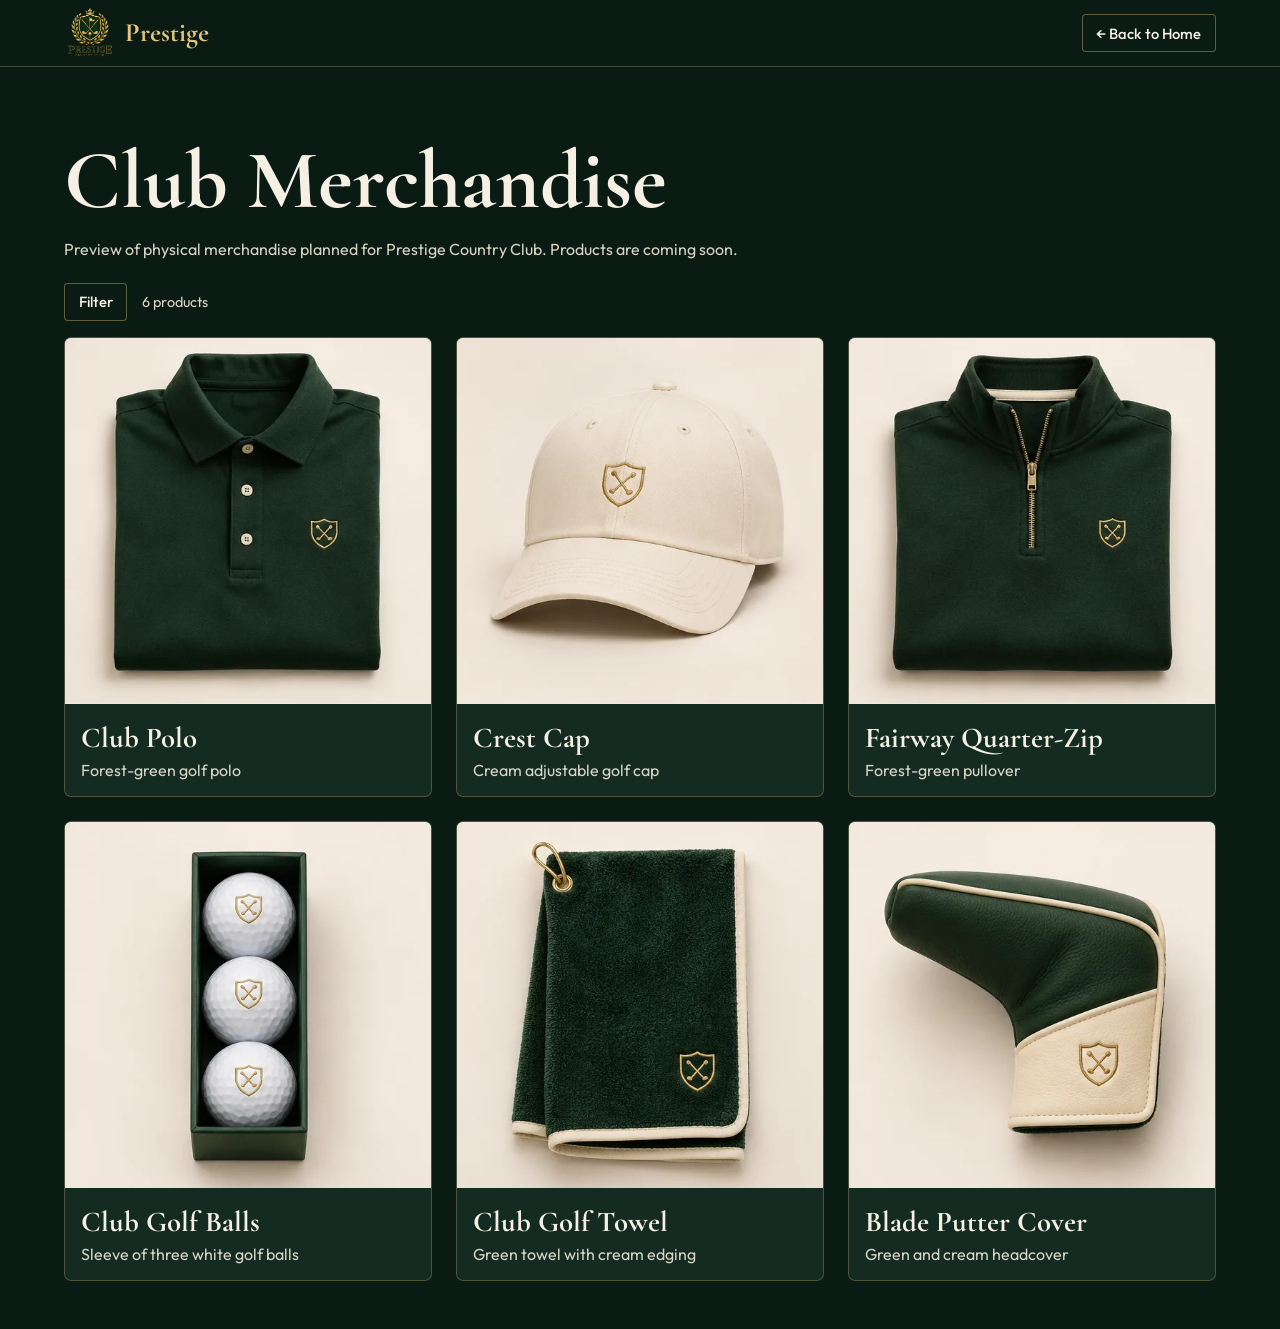
<file: merch.html>
<!doctype html>
<html lang="en">
<head>
  <meta charset="utf-8">
  <meta name="viewport" content="width=device-width, initial-scale=1">
  <meta name="theme-color" content="#0a1b14">
  <title>Merch | Prestige Country Club</title>
  <link rel="icon" href="./assets/prestige-crest.webp" type="image/webp">
  <link rel="preconnect" href="https://fonts.googleapis.com">
  <link rel="preconnect" href="https://fonts.gstatic.com" crossorigin>
  <link rel="stylesheet" href="https://fonts.googleapis.com/css2?family=Cormorant+Garamond:wght@500;600;700&amp;family=Outfit:wght@400;500;600;700&amp;display=swap">
  <link rel="stylesheet" href="./homepage.css?v=montage1">
  <link rel="stylesheet" href="./merch.css">
  <script type="module" src="./js/merch.js"></script>
</head>
<body>
  <header class="site-header merch-header">
    <a href="./" class="site-brand" aria-label="Prestige Country Club homepage">
      <img src="./assets/prestige-crest.webp" width="52" height="52" alt="">
      <span>Prestige</span>
    </a>
    <a href="./" class="button">← Back to Home</a>
  </header>
  <main class="merch">
    <h1>Club Merchandise</h1>
    <p>Preview of physical merchandise planned for Prestige Country Club. Products are coming soon.</p>
    <div class="catalog-tools">
      <button type="button" class="button" id="filterToggle" aria-expanded="false" aria-controls="merchFilters">Filter</button>
      <p id="productCount" role="status">6 products</p>
    </div>
    <fieldset id="merchFilters" hidden>
      <legend>Category</legend>
      <label><input type="radio" name="category" value="all" checked>All products</label>
      <label><input type="radio" name="category" value="apparel">Apparel</label>
      <label><input type="radio" name="category" value="accessories">Accessories</label>
      <label><input type="radio" name="category" value="equipment">Golf equipment</label>
    </fieldset>
    <div class="merch-grid">
      <article data-category="apparel">
        <div class="product-image polo" aria-hidden="true"></div>
        <div class="product-copy"><h2>Club Polo</h2><p>Forest-green golf polo</p></div>
      </article>
      <article data-category="accessories">
        <div class="product-image cap" aria-hidden="true"></div>
        <div class="product-copy"><h2>Crest Cap</h2><p>Cream adjustable golf cap</p></div>
      </article>
      <article data-category="apparel">
        <div class="product-image pullover" aria-hidden="true"></div>
        <div class="product-copy"><h2>Fairway Quarter-Zip</h2><p>Forest-green pullover</p></div>
      </article>
      <article data-category="equipment">
        <div class="product-image balls" aria-hidden="true"></div>
        <div class="product-copy"><h2>Club Golf Balls</h2><p>Sleeve of three white golf balls</p></div>
      </article>
      <article data-category="accessories">
        <div class="product-image towel" aria-hidden="true"></div>
        <div class="product-copy"><h2>Club Golf Towel</h2><p>Green towel with cream edging</p></div>
      </article>
      <article data-category="equipment">
        <div class="product-image headcover" aria-hidden="true"></div>
        <div class="product-copy"><h2>Blade Putter Cover</h2><p>Green and cream headcover</p></div>
      </article>
    </div>
  </main>
</body>
</html>
</file>
<file: homepage.css>
:root {
  color-scheme: dark;
  --forest: #0a1b14;
  --cream: #f5f0e3;
  --gold: #e3c47d;
  --display: "Cormorant Garamond", Georgia, serif;
  font-family: Outfit, sans-serif;
  background: var(--forest);
  color: var(--cream);
}

* { box-sizing: border-box; }
[hidden] { display: none !important; }
body { margin: 0; min-height: 100svh; display: grid; grid-template-rows: auto 1fr; }
a { color: inherit; }
.site-header {
  display: flex;
  justify-content: space-between;
  align-items: center;
  flex-wrap: wrap;
  gap: .6rem 1rem;
  border-bottom: 1px solid #e3c47d45;
  padding: .45rem max(1rem, calc((100% - 72rem) / 2));
}
.site-brand {
  display: flex;
  align-items: center;
  gap: .55rem;
  font: 700 1.65rem var(--display);
  color: var(--gold);
  text-decoration: none;
}
.member-actions { display: flex; flex-wrap: wrap; gap: .45rem; }
.button {
  display: inline-flex;
  justify-content: center;
  align-items: center;
  border: 1px solid #e3c47d65;
  border-radius: .25rem;
  padding: .55rem .85rem;
  background: #0a1b14;
  color: var(--cream);
  font: 500 .92rem Outfit, sans-serif;
  text-decoration: none;
  cursor: pointer;
}
.button:hover { border-color: var(--gold); }
.button:disabled { opacity: .6; cursor: wait; }
.button:focus-visible, a:focus-visible, input:focus-visible { outline: 2px solid var(--gold); outline-offset: 3px; }
.gold { background: var(--gold); color: var(--forest); }
.gold:hover { background: #f1d898; }
.hero {
  position: relative;
  isolation: isolate;
  display: grid;
  align-items: end;
  min-height: 34rem;
  background: var(--forest) url("./assets/prestige-gameplay.webp?v=spectator1") center / cover;
}
.hero-video, .hero::before { position: absolute; inset: 0; width: 100%; height: 100%; }
.hero-video { object-fit: cover; z-index: 0; pointer-events: none; }
.hero::before { content: ""; z-index: 1; pointer-events: none; background: linear-gradient(0deg, #0a1b14 3%, #0a1b14c9 36%, #0a1b142b 86%); }
.hero-content {
  position: relative;
  z-index: 2;
  width: min(100% - 2rem, 72rem);
  margin-inline: auto;
  padding-block: 4rem 5rem;
}
.hero-crest { width: clamp(6rem, 15vw, 10rem); height: auto; display: block; }
h1, h2 { font-family: var(--display); font-weight: 700; }
h1 { max-width: 50rem; font-size: clamp(2.8rem, 7vw, 5.2rem); line-height: .99; margin: .55rem 0 1rem; }
h1 em { color: var(--gold); }
.hero-content > p { font-size: 1.15rem; max-width: 34rem; line-height: 1.5; }
.play { padding: .75rem 1.25rem; }
.status { margin: .65rem 0 0; color: #ffe2a2; }
.status:empty { display: none; }
dialog { width: min(26rem, calc(100% - 2rem)); border: 1px solid #e3c47d65; border-radius: .5rem; background: #142a20; color: var(--cream); padding: 1.4rem; }
dialog::backdrop { background: #04100bd9; }
.dialog-head { display: flex; align-items: center; justify-content: space-between; gap: 1rem; margin-bottom: 1rem; }
.dialog-head h2 { margin: 0; font-size: 2rem; color: var(--gold); }
form { display: grid; gap: .85rem; }
label { display: grid; gap: .35rem; }
input { width: 100%; border: 1px solid #e3c47d65; border-radius: .25rem; padding: .65rem; background: var(--forest); color: var(--cream); font: inherit; }

.password-control { display: grid; grid-template-columns: minmax(0, 1fr) auto; gap: .4rem; }
.password-toggle { min-inline-size: 2.75rem; min-block-size: 2.75rem; padding: .45rem; }
.password-toggle svg { width: 1.25rem; height: 1.25rem; pointer-events: none; }
.password-field { display: grid; gap: .35rem; }

body:has(#memberHeader[hidden]) { grid-template-rows: 1fr; }
.welcome-content { align-self: center; text-align: center; padding-block: 2rem; }
.welcome-content .hero-crest,
.welcome-content h1,
.welcome-content > p { margin-inline: auto; }
.welcome-content .hero-crest { margin-bottom: 1rem; }
.welcome-content h1 { text-shadow: 0 2px 16px #04100b; }
.welcome-content > p:not(:empty) { text-shadow: 0 1px 8px #04100b; }
.welcome-actions { display: flex; justify-content: center; flex-wrap: wrap; gap: .65rem; }
.welcome-actions .button { min-width: 7rem; font-size: 1rem; }
</file>
<file: merch.css>
.merch-header {
  position: sticky;
  top: 0;
  z-index: 2;
  background: var(--forest);
}
.merch {
  width: min(100% - 2rem, 72rem);
  margin-inline: auto;
  padding: clamp(2rem, 6vw, 4rem) 0 3rem;
}
.merch > p { margin: 0; color: #d9d4c4; }
.catalog-tools {
  display: flex;
  align-items: center;
  gap: .9rem;
  margin: 1.5rem 0 1rem;
}
.catalog-tools p { margin: 0; font-size: .9rem; color: #d9d4c4; }
#merchFilters {
  display: flex;
  flex-wrap: wrap;
  gap: .65rem 1.2rem;
  margin: 0 0 1rem;
  border: 1px solid #e3c47d45;
  border-radius: .25rem;
  padding: .75rem 1rem;
}
#merchFilters legend { color: var(--gold); padding-inline: .25rem; }
#merchFilters label { display: flex; align-items: center; cursor: pointer; }
#merchFilters input { width: auto; margin: 0; accent-color: var(--gold); }
.merch-grid {
  display: grid;
  grid-template-columns: repeat(3, minmax(0, 1fr));
  gap: clamp(.75rem, 3vw, 1.5rem);
}
.merch-grid article {
  overflow: hidden;
  border: 1px solid #e3c47d45;
  border-radius: .45rem;
  background: #132b21;
}
.product-image {
  aspect-ratio: 1;
  background-color: #eae4da;
  background-image: url("./assets/merch-preview.webp");
  background-size: 300% 200%;
  background-repeat: no-repeat;
}
.polo { background-position: left top; }
.cap { background-position: center top; }
.pullover { background-position: right top; }
.balls { background-position: left bottom; }
.towel { background-position: center bottom; }
.headcover { background-position: right bottom; }
.product-copy { padding: clamp(.7rem, 2vw, 1rem); }
.product-copy h2 { margin: 0; font-size: clamp(1.3rem, 3vw, 1.8rem); }
.product-copy p { margin: .3rem 0 0; color: #d9d4c4; }
@media (max-width: 720px) {
  .merch-grid { grid-template-columns: repeat(2, minmax(0, 1fr)); }
}
</file>
